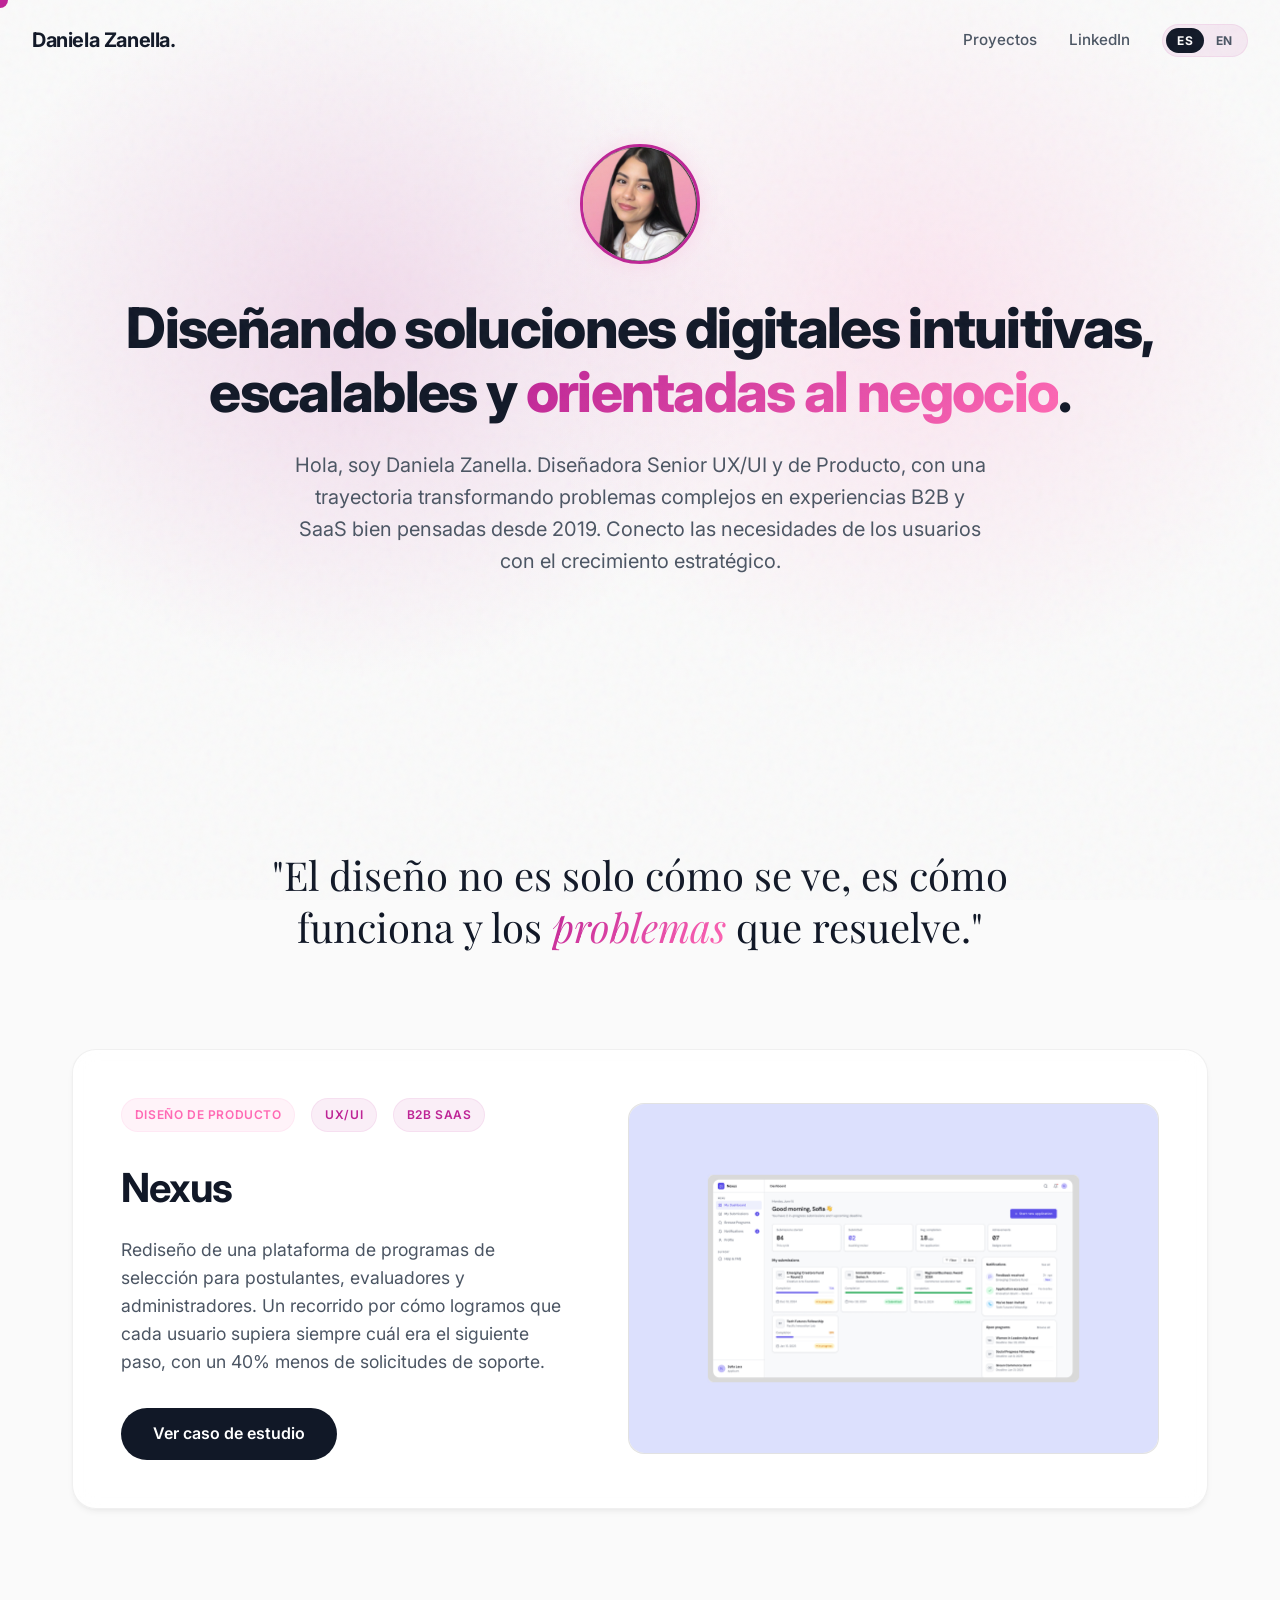
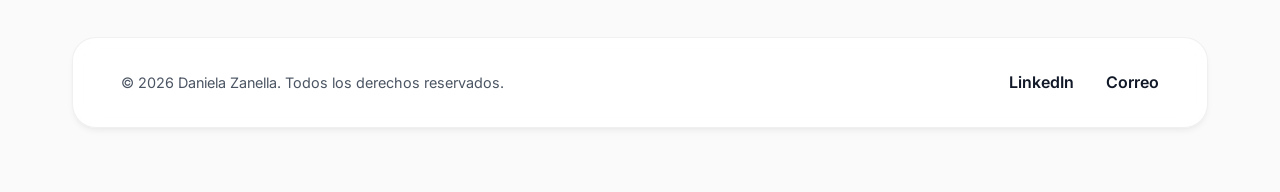
<file: index.html>
<!DOCTYPE html>
<html lang="es">
<head>
    <meta charset="UTF-8">
    <meta name="viewport" content="width=device-width, initial-scale=1.0">
    <title>Daniela Zanella - Diseñadora Senior UX/UI y de Producto</title>
    <meta name="description" content="Portafolio de Daniela Zanella. Diseñadora UX/UI y de Producto que crea soluciones B2B y experiencias intuitivas desde 2019.">

    <!-- Open Graph Meta Tags -->
    <meta property="og:title" content="Daniela Zanella - Senior Product Designer">
    <meta property="og:description" content="Portfolio of Daniela Zanella. UX/UI & Product Designer bridging the gap between user needs and strategic growth.">
    <meta property="og:image" content="https://danizanella.github.io/portfolio/assets/images/home/photo.png">
    <meta property="og:url" content="https://danizanella.github.io/portfolio/">
    <meta property="og:type" content="website">

    <link rel="icon" href="assets/favicon/favicon.ico" sizes="48x48">
    <link rel="icon" type="image/png" sizes="32x32" href="assets/favicon/favicon-32.png">
    <link rel="icon" type="image/png" sizes="192x192" href="assets/favicon/favicon-192.png">
    <link rel="apple-touch-icon" href="assets/favicon/apple-touch-icon.png">
    <link rel="canonical" href="https://danizanella.github.io/portfolio/">
    <link rel="stylesheet" href="css/style.css?v=4">
    <link href="https://fonts.googleapis.com/css2?family=Inter:wght@400;500;600;700;800&family=Playfair+Display:ital,wght@0,400;0,600;1,400&display=swap" rel="stylesheet">
</head>
<body data-title-key="home.meta.title" data-desc-key="home.meta.description">
    <div class="noise-overlay"></div>

    <!-- Navigation -->
    <nav class="navbar" id="navbar">
        <a href="./" class="nav-brand" aria-label="Daniela Zanella"><span class="brand-full">Daniela Zanella.</span><span class="brand-short" aria-hidden="true">DZ.</span></a>
        <div class="nav-links">
            <a href="#work" class="nav-link" data-i18n="nav.work">Proyectos</a>
            <a href="https://www.linkedin.com/in/dazanella/" target="_blank" rel="noopener" class="nav-link">LinkedIn</a>
            <div class="lang-switch" role="group" data-i18n-attr="aria-label:nav.lang" aria-label="Cambiar idioma">
                <button type="button" class="lang-option active" data-lang="es" aria-pressed="true">ES</button>
                <button type="button" class="lang-option" data-lang="en" aria-pressed="false">EN</button>
            </div>
        </div>
    </nav>

    <main>
        <!-- Hero (fondo a todo el ancho) -->
        <section class="hero">
            <div class="hero-inner fade-in">
                <div class="profile-container stagger-1">
                    <img src="assets/images/home/photo.png" data-i18n-attr="alt:home.hero.alt" alt="Daniela Zanella" class="profile-img">
                </div>
                <h1 class="headline fade-in stagger-2" data-i18n-html="home.hero.headline"></h1>
                <p class="hero-subtitle fade-in stagger-3" data-i18n="home.hero.subtitle"></p>
            </div>
        </section>

        <div class="container">

        <!-- Statement Section -->
        <section class="statement fade-in zoom">
            <h2 class="serif-text" data-i18n-html="home.statement"></h2>
        </section>

        <!-- Case Studies -->
        <section class="case-studies" id="work">
            <!-- Project 1: NEXUS -->
            <div class="case-card glass-panel fade-in slide-left">
                <!-- Orden del HTML = orden en móvil: tags, imagen, texto. En escritorio se acomoda en 2 columnas con CSS grid -->
                <div class="tags case-tags">
                    <span class="tag pink" data-i18n="home.nexus.tag1"></span>
                    <span class="tag" data-i18n="home.nexus.tag2"></span>
                    <span class="tag" data-i18n="home.nexus.tag3"></span>
                </div>
                <div class="case-image">
                    <img src="assets/images/home/nexus-cover.png" data-i18n-attr="alt:home.nexus.imgAlt" alt="Dashboard del postulante en Nexus">
                </div>
                <div class="case-content">
                    <h3 data-i18n="home.nexus.title"></h3>
                    <p data-i18n="home.nexus.text"></p>
                    <a href="project-nexus" class="btn-primary" data-i18n="cta.caseStudy"></a>
                </div>
            </div>
        </section>

        <!-- Footer -->
        <footer class="footer fade-in zoom">
            <div class="footer-content glass-panel">
                <p data-i18n="footer.rights"></p>
                <div class="social-links">
                    <a href="https://www.linkedin.com/in/dazanella/" target="_blank" rel="noopener" class="social-link">LinkedIn</a>
                    <a href="mailto:dzanella2898@gmail.com" class="social-link" data-i18n="footer.email"></a>
                </div>
            </div>
        </footer>
        </div>
    </main>

    <!-- Back to top button -->
    <a href="#" class="back-to-top" id="backToTop" data-i18n-attr="aria-label:backToTop" aria-label="Volver arriba">
        <svg xmlns="http://www.w3.org/2000/svg" width="24" height="24" viewBox="0 0 24 24" fill="none" stroke="currentColor" stroke-width="2" stroke-linecap="round" stroke-linejoin="round"><path d="m18 15-6-6-6 6"/></svg>
    </a>

    <!-- Custom Cursor -->
    <div class="custom-cursor" id="customCursor"></div>

    <script src="js/i18n.js?v=4"></script>
    <script src="js/script.js?v=4"></script>
</body>
</html>
</file>
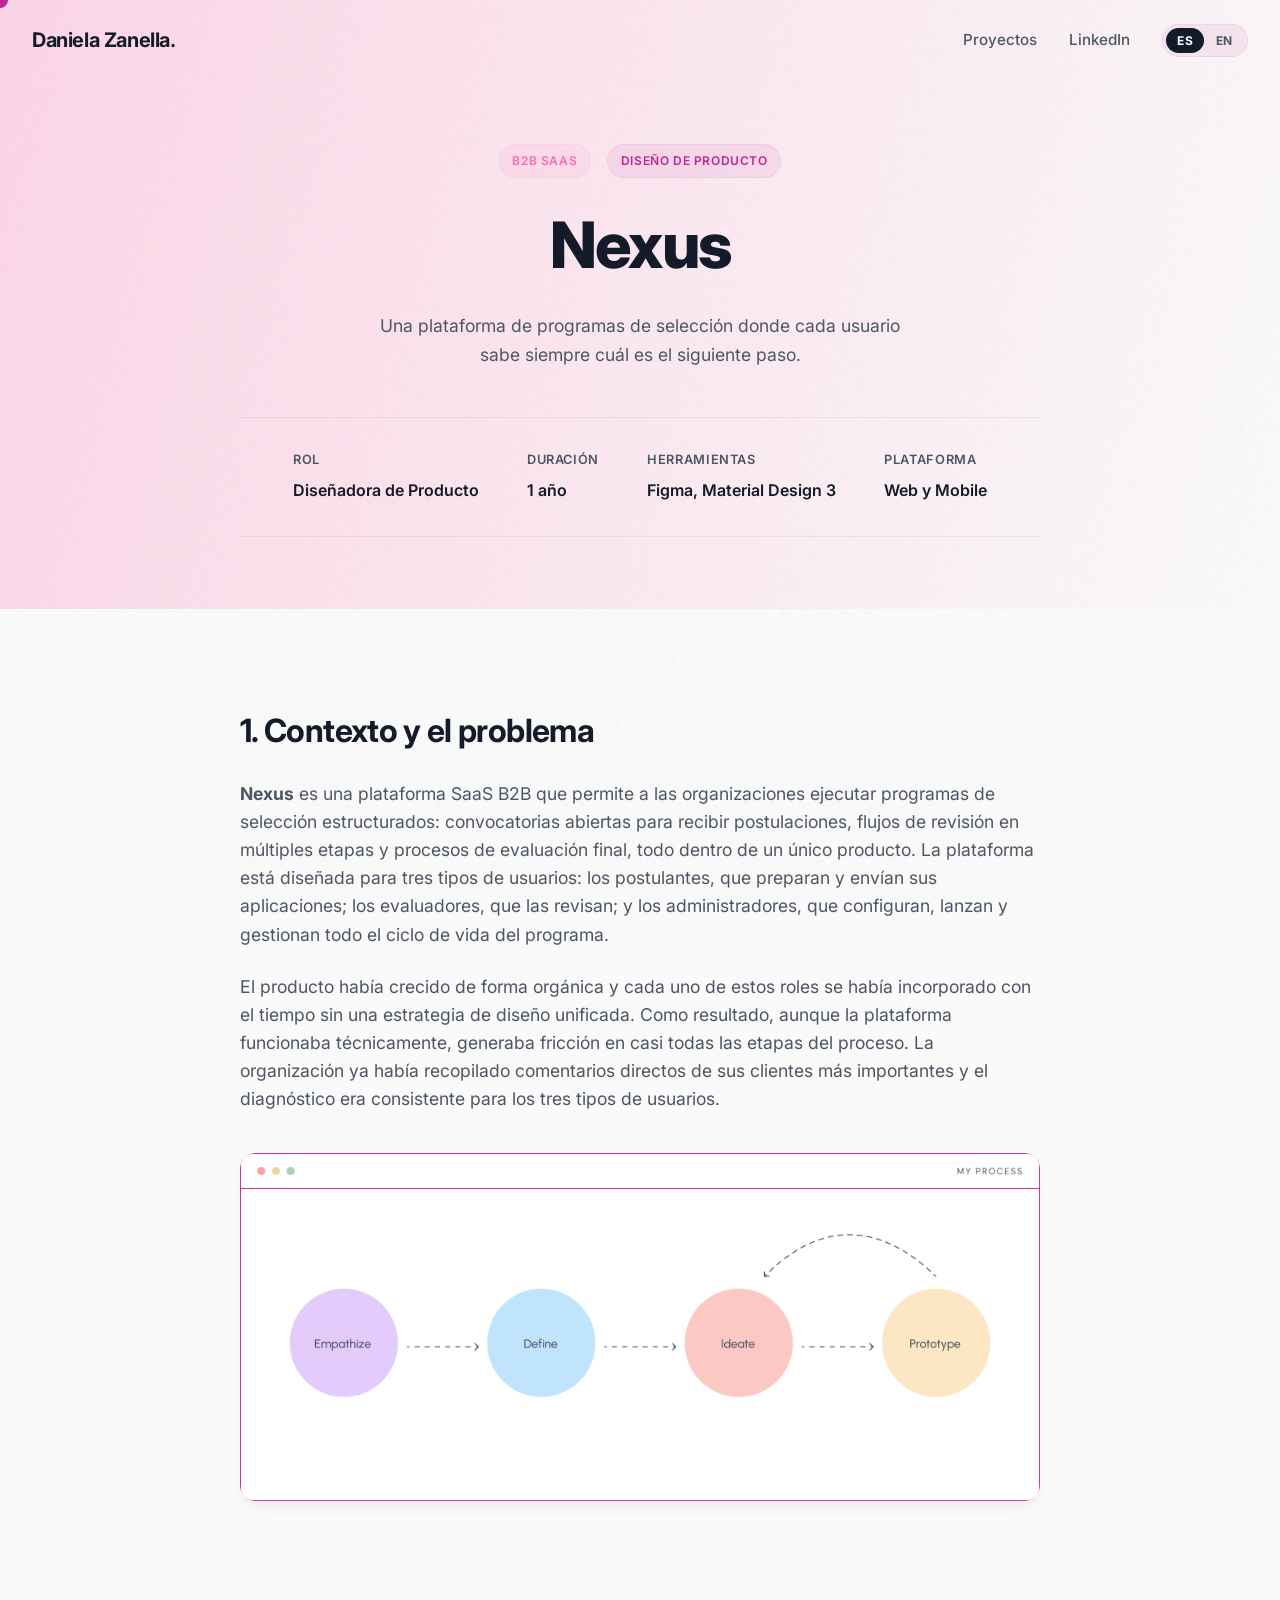
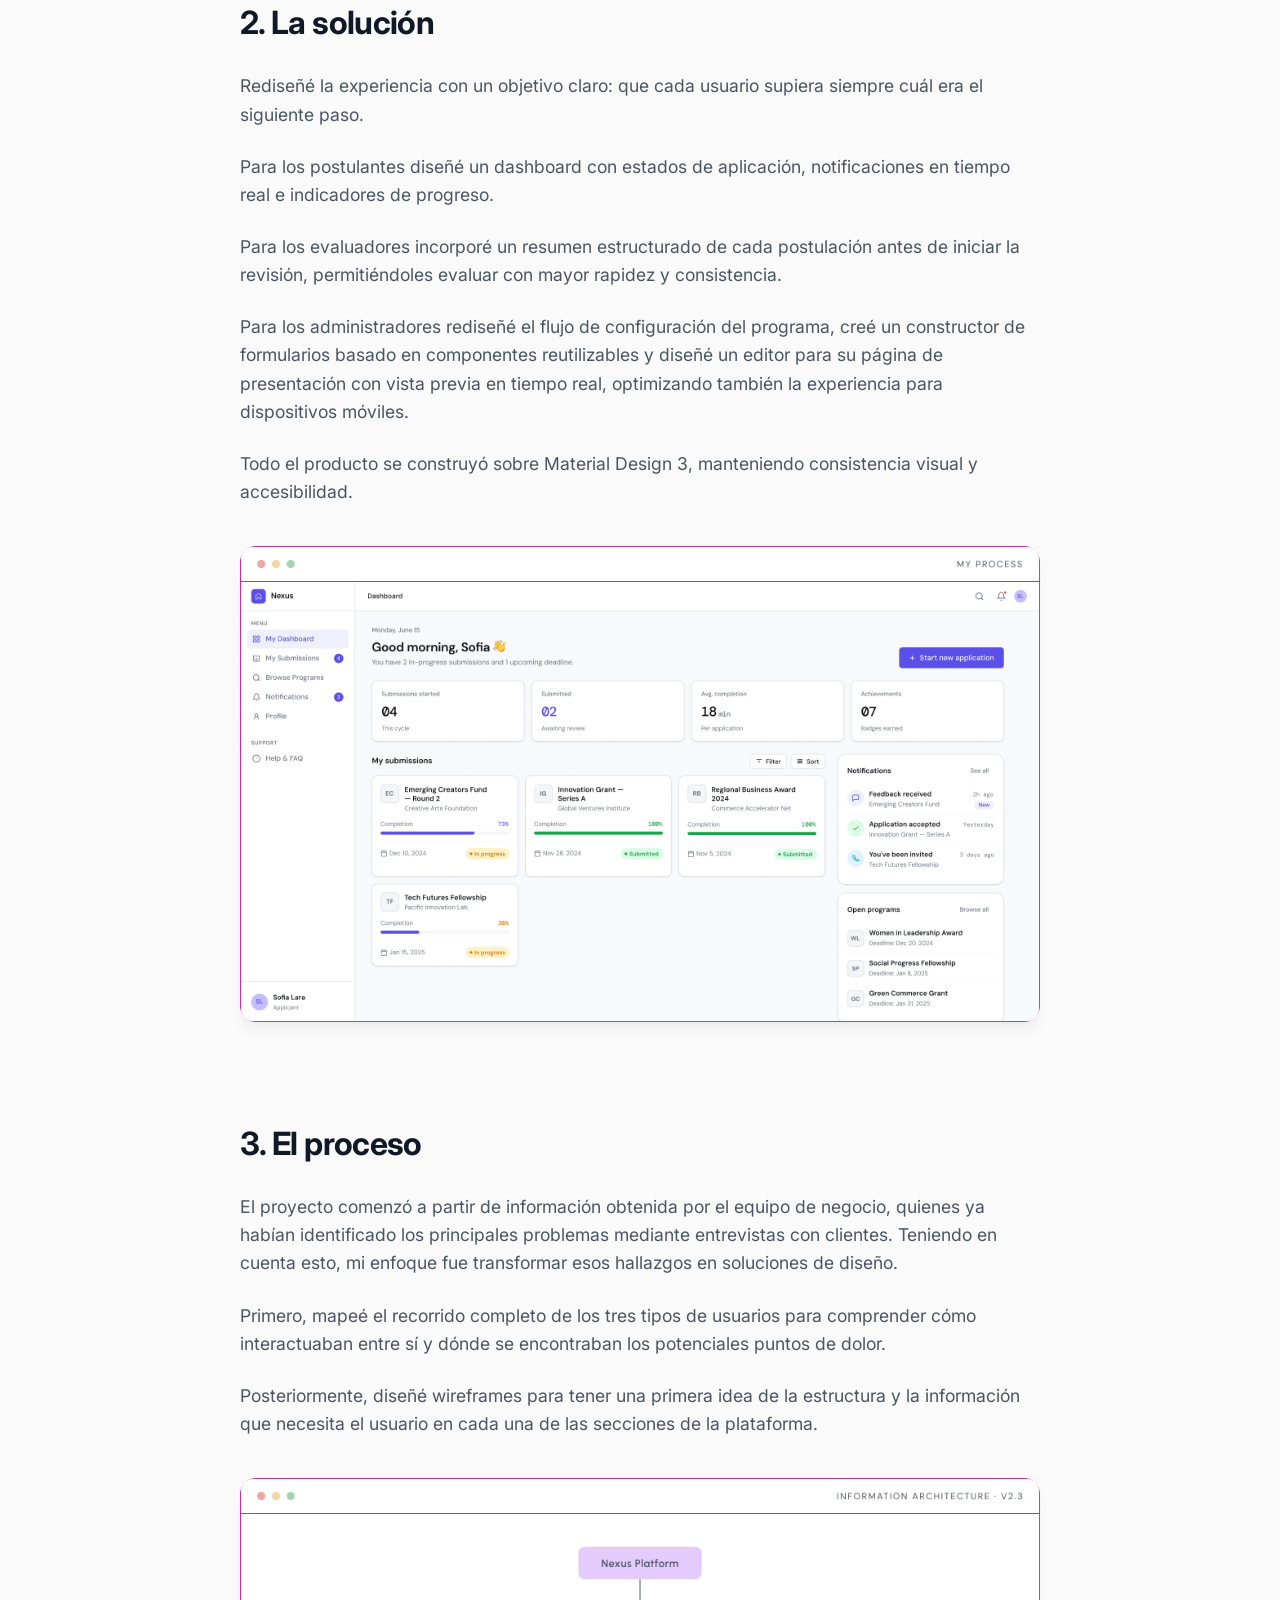
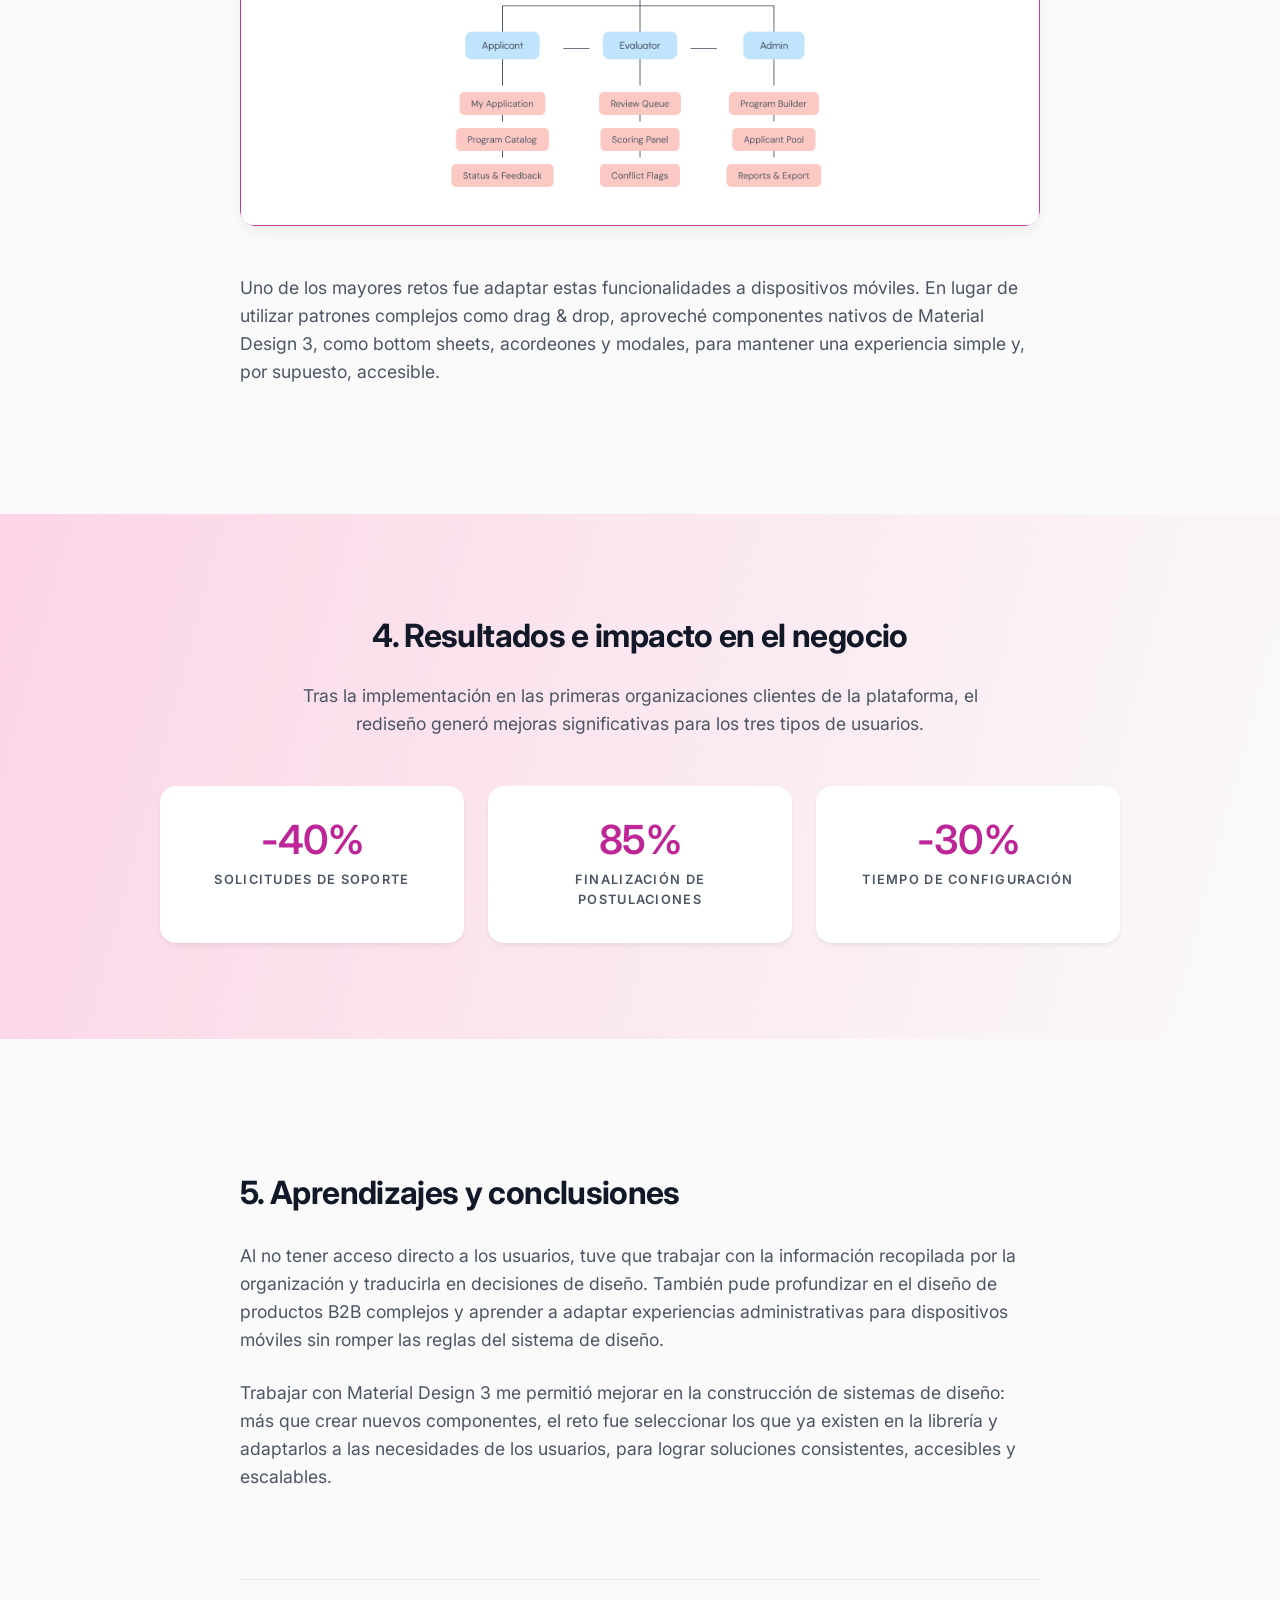
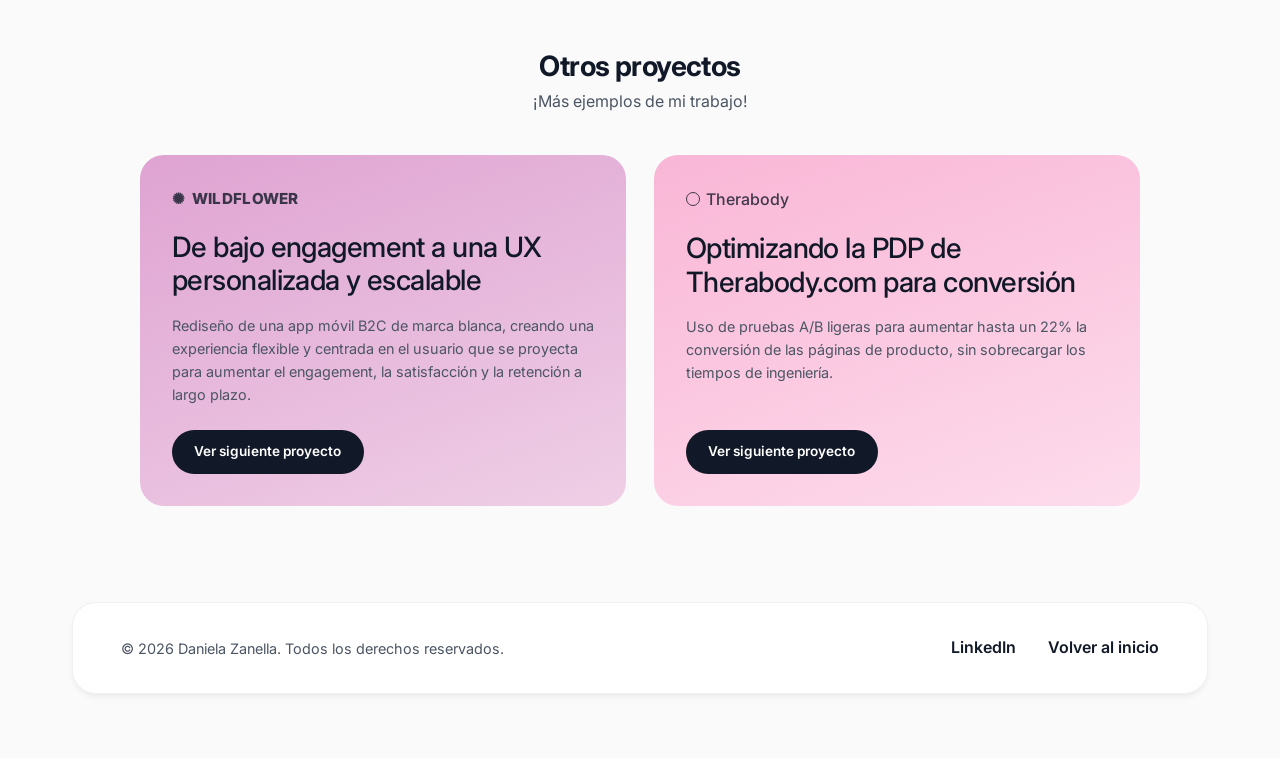
<file: project-nexus.html>
<!DOCTYPE html>
<html lang="es">
<head>
    <meta charset="UTF-8">
    <meta name="viewport" content="width=device-width, initial-scale=1.0">
    <title>Nexus, caso de estudio - Daniela Zanella</title>
    <meta name="description" content="Rediseño de una plataforma B2B de programas de selección para postulantes, evaluadores y administradores.">

    <!-- Open Graph Meta Tags -->
    <meta property="og:title" content="Nexus Case Study - Daniela Zanella">
    <meta property="og:description" content="Redesigning a B2B selection-program platform for applicants, reviewers and administrators.">
    <meta property="og:image" content="https://danizanella.github.io/portfolio/assets/images/nexus/dashboard.png">
    <meta property="og:url" content="https://danizanella.github.io/portfolio/project-nexus">
    <meta property="og:type" content="article">

    <link rel="icon" href="assets/favicon/favicon.ico" sizes="48x48">
    <link rel="icon" type="image/png" sizes="32x32" href="assets/favicon/favicon-32.png">
    <link rel="icon" type="image/png" sizes="192x192" href="assets/favicon/favicon-192.png">
    <link rel="apple-touch-icon" href="assets/favicon/apple-touch-icon.png">
    <link rel="canonical" href="https://danizanella.github.io/portfolio/project-nexus">
    <link rel="stylesheet" href="css/style.css?v=4">
    <link href="https://fonts.googleapis.com/css2?family=Inter:wght@400;500;600;700;800&family=Playfair+Display:ital,wght@0,400;0,600;1,400&display=swap" rel="stylesheet">
</head>
<body data-title-key="nexus.meta.title" data-desc-key="nexus.meta.description">
    <div class="noise-overlay"></div>

    <!-- Navigation -->
    <nav class="navbar" id="navbar">
        <a href="./" class="nav-brand" aria-label="Daniela Zanella"><span class="brand-full">Daniela Zanella.</span><span class="brand-short" aria-hidden="true">DZ.</span></a>
        <div class="nav-links">
            <a href="./#work" class="nav-link" data-i18n="nav.work">Proyectos</a>
            <a href="https://www.linkedin.com/in/dazanella/" target="_blank" rel="noopener" class="nav-link">LinkedIn</a>
            <div class="lang-switch" role="group" data-i18n-attr="aria-label:nav.lang" aria-label="Cambiar idioma">
                <button type="button" class="lang-option active" data-lang="es" aria-pressed="true">ES</button>
                <button type="button" class="lang-option" data-lang="en" aria-pressed="false">EN</button>
            </div>
        </div>
    </nav>

    <main>
        <!-- Project Header (banner con fondo degradado) -->
        <header class="project-hero">
            <div class="project-header">
                <div class="tags fade-in stagger-1">
                    <span class="tag pink" data-i18n="nexus.tag1"></span>
                    <span class="tag" data-i18n="nexus.tag2"></span>
                </div>
                <h1 class="project-title fade-in stagger-2" data-i18n="nexus.title"></h1>
                <p class="hero-subtitle fade-in stagger-3" data-i18n="nexus.subtitle"></p>

                <div class="project-meta fade-in stagger-4">
                    <div class="meta-item">
                        <span class="meta-label" data-i18n="nexus.meta.role"></span>
                        <span class="meta-value" data-i18n="nexus.meta.roleValue"></span>
                    </div>
                    <div class="meta-item">
                        <span class="meta-label" data-i18n="nexus.meta.timeline"></span>
                        <span class="meta-value" data-i18n="nexus.meta.timelineValue"></span>
                    </div>
                    <div class="meta-item">
                        <span class="meta-label" data-i18n="nexus.meta.tools"></span>
                        <span class="meta-value" data-i18n="nexus.meta.toolsValue"></span>
                    </div>
                    <div class="meta-item">
                        <span class="meta-label" data-i18n="nexus.meta.platform"></span>
                        <span class="meta-value" data-i18n="nexus.meta.platformValue"></span>
                    </div>
                </div>
            </div>
        </header>

        <div class="container">
            <!-- 1. Context & The Problem -->
            <section class="project-section fade-in slide-left">
                <h2 data-i18n="nexus.s1.title"></h2>
                <p data-i18n-html="nexus.s1.p1"></p>
                <p data-i18n-html="nexus.s1.p2"></p>
                <figure class="project-figure">
                    <img src="assets/images/nexus/process.png" data-i18n-attr="alt:nexus.img.process.alt" alt="Mi proceso de diseño" loading="lazy">
                </figure>
            </section>

            <!-- 2. The Solution -->
            <section class="project-section fade-in slide-left">
                <h2 data-i18n="nexus.s2.title"></h2>
                <p data-i18n="nexus.s2.p1"></p>
                <p data-i18n="nexus.s2.p2"></p>
                <p data-i18n="nexus.s2.p3"></p>
                <p data-i18n="nexus.s2.p4"></p>
                <p data-i18n="nexus.s2.p5"></p>
                <figure class="project-figure">
                    <img src="assets/images/nexus/dashboard.png" data-i18n-attr="alt:nexus.img.dashboard.alt" alt="Dashboard final del postulante" loading="lazy">
                </figure>
            </section>

            <!-- 3. The Process -->
            <section class="project-section fade-in slide-left">
                <h2 data-i18n="nexus.s3.title"></h2>
                <p data-i18n="nexus.s3.p1"></p>
                <p data-i18n="nexus.s3.p2"></p>
                <p data-i18n="nexus.s3.p3"></p>
                <figure class="project-figure">
                    <img src="assets/images/nexus/information-architecture.png" data-i18n-attr="alt:nexus.img.ia.alt" alt="Arquitectura de información de Nexus" loading="lazy">
                </figure>
                <p data-i18n="nexus.s3.p4"></p>
            </section>
        </div>

        <!-- 4. Results & Business Impact (sección con fondo degradado) -->
        <section class="results-band">
            <div class="results-inner">
                <h2 class="fade-in" data-i18n="nexus.s4.title"></h2>
                <p class="results-intro fade-in stagger-1" data-i18n="nexus.s4.p1"></p>
                <div class="metrics-grid">
                    <div class="metric-card fade-in zoom stagger-1">
                        <div class="metric-number" data-i18n="nexus.s4.m1.value"></div>
                        <div class="metric-label" data-i18n="nexus.s4.m1.label"></div>
                    </div>
                    <div class="metric-card fade-in zoom stagger-2">
                        <div class="metric-number" data-i18n="nexus.s4.m2.value"></div>
                        <div class="metric-label" data-i18n="nexus.s4.m2.label"></div>
                    </div>
                    <div class="metric-card fade-in zoom stagger-3">
                        <div class="metric-number" data-i18n="nexus.s4.m3.value"></div>
                        <div class="metric-label" data-i18n="nexus.s4.m3.label"></div>
                    </div>
                </div>
            </div>
        </section>

        <div class="container">
            <!-- 5. Learnings -->
            <section class="project-section fade-in slide-left learnings">
                <h2 data-i18n="nexus.s5.title"></h2>
                <p data-i18n="nexus.s5.p1"></p>
                <p data-i18n="nexus.s5.p2"></p>
            </section>

            <!-- Other projects (placeholders) -->
            <section class="other-projects fade-in">
                <h2 data-i18n="other.title"></h2>
                <p class="other-subtitle" data-i18n="other.subtitle"></p>

                <div class="other-grid">
                    <article class="other-card other-card--violet">
                        <span class="brand-mark brand-wildflower"><span aria-hidden="true">✺</span> <span data-i18n="other.p1.brand"></span></span>
                        <h3 data-i18n="other.p1.title"></h3>
                        <p data-i18n="other.p1.text"></p>
                        <a href="#" class="btn-primary is-placeholder" data-i18n="cta.nextProject"></a>
                    </article>
                    <article class="other-card other-card--pink">
                        <span class="brand-mark brand-therabody"><span class="brand-ring" aria-hidden="true"></span><span data-i18n="other.p2.brand"></span></span>
                        <h3 data-i18n="other.p2.title"></h3>
                        <p data-i18n="other.p2.text"></p>
                        <a href="#" class="btn-primary is-placeholder" data-i18n="cta.nextProject"></a>
                    </article>
                </div>
            </section>

            <!-- Footer -->
            <footer class="footer fade-in zoom">
                <div class="footer-content glass-panel">
                    <p data-i18n="footer.rights"></p>
                    <div class="social-links">
                        <a href="https://www.linkedin.com/in/dazanella/" target="_blank" rel="noopener" class="social-link">LinkedIn</a>
                        <a href="./" class="social-link" data-i18n="footer.home"></a>
                    </div>
                </div>
            </footer>
        </div>
    </main>

    <!-- Back to top button -->
    <a href="#" class="back-to-top" id="backToTop" data-i18n-attr="aria-label:backToTop" aria-label="Volver arriba">
        <svg xmlns="http://www.w3.org/2000/svg" width="24" height="24" viewBox="0 0 24 24" fill="none" stroke="currentColor" stroke-width="2" stroke-linecap="round" stroke-linejoin="round"><path d="m18 15-6-6-6 6"/></svg>
    </a>

    <!-- Custom Cursor -->
    <div class="custom-cursor" id="customCursor"></div>

    <script src="js/i18n.js?v=4"></script>
    <script src="js/script.js?v=4"></script>
</body>
</html>
</file>
<file: css/style.css>
:root {
    --bg-color: #FAFAFA;
    --text-primary: #111827;
    --text-secondary: #4B5563;
    --accent: #be2596; /* Professional Pink/Magenta */
    --accent-secondary: #FF69B4; /* Lighter Pink */
    --accent-glow: rgba(190, 37, 150, 0.15);
    --pink-glow: rgba(255, 105, 180, 0.15);
    --accent-light: rgba(190, 37, 150, 0.08);
    --pink-light: rgba(255, 105, 180, 0.08);
    --glass-bg: rgba(255, 255, 255, 0.85);
    --glass-border: rgba(0, 0, 0, 0.06);
    --shadow-sm: 0 4px 6px -1px rgba(0, 0, 0, 0.05), 0 2px 4px -1px rgba(0, 0, 0, 0.03);
    --shadow-md: 0 10px 15px -3px rgba(0, 0, 0, 0.05), 0 4px 6px -2px rgba(0, 0, 0, 0.025);
    
    --font-inter: 'Inter', sans-serif;
    --font-serif: 'Playfair Display', serif;
}

* {
    margin: 0;
    padding: 0;
    box-sizing: border-box;
}

body {
    background-color: var(--bg-color);
    color: var(--text-primary);
    font-family: var(--font-inter);
    line-height: 1.6;
    overflow-x: hidden;
    -webkit-font-smoothing: antialiased;
}

/* Subtle noise texture */
.noise-overlay {
    position: fixed;
    top: 0;
    left: 0;
    width: 100%;
    height: 100%;
    pointer-events: none;
    z-index: 9999;
    opacity: 0.04;
    background-image: url('data:image/svg+xml;utf8,%3Csvg viewBox="0 0 200 200" xmlns="http://www.w3.org/2000/svg"%3E%3Cfilter id="noiseFilter"%3E%3CfeTurbulence type="fractalNoise" baseFrequency="0.65" numOctaves="3" stitchTiles="stitch"/%3E%3C/filter%3E%3Crect width="100%25" height="100%25" filter="url(%23noiseFilter)"/%3E%3C/svg%3E');
}

.container {
    max-width: 1200px;
    margin: 0 auto;
    padding: 2rem;
}

/* Navigation */
.navbar {
    gap: 0.75rem;
    position: fixed;
    top: 0;
    left: 0;
    width: 100%;
    padding: 1.5rem 2rem;
    display: flex;
    justify-content: space-between;
    align-items: center;
    z-index: 1000;
    transition: all 0.3s ease;
}

.navbar.scrolled {
    background: var(--glass-bg);
    backdrop-filter: blur(12px);
    -webkit-backdrop-filter: blur(12px);
    border-bottom: 1px solid var(--glass-border);
    box-shadow: var(--shadow-sm);
    padding: 1rem 2rem;
}

.nav-brand {
    font-weight: 700;
    font-size: 1.25rem;
    color: var(--text-primary);
    text-decoration: none;
    letter-spacing: -0.02em;
}

.brand-short {
    display: none;
}

.nav-brand,
.nav-link {
    white-space: nowrap;
}

.nav-links {
    display: flex;
    gap: 2rem;
}

.nav-link {
    color: var(--text-secondary);
    text-decoration: none;
    font-weight: 500;
    font-size: 0.95rem;
    transition: color 0.3s ease;
}

.nav-link:hover {
    color: var(--accent-secondary); /* Hover turns pink */
}

/* Glassmorphism utilities */
.glass-panel {
    background: var(--glass-bg);
    backdrop-filter: blur(12px);
    -webkit-backdrop-filter: blur(12px);
    border: 1px solid var(--glass-border);
    border-radius: 24px;
    padding: 3rem;
    box-shadow: var(--shadow-sm);
}

.highlight {
    background: linear-gradient(135deg, var(--accent), var(--accent-secondary));
    -webkit-background-clip: text;
    -webkit-text-fill-color: transparent;
    font-weight: 800;
}

.highlight-pink {
    color: var(--accent-secondary);
}

.italic-serif {
    font-family: var(--font-serif);
    font-style: italic;
    font-weight: 400;
}

.serif-text {
    font-family: var(--font-serif);
    font-size: 2.5rem;
    line-height: 1.3;
    font-weight: 400;
}

/* Hero (fondo a todo el ancho) */
.hero {
    position: relative;
    overflow: hidden;
    width: 100%;
    padding: 9rem 2rem 6rem;
    isolation: isolate;
}

.hero-inner {
    display: flex;
    flex-direction: column;
    align-items: center;
    text-align: center;
    max-width: 1200px;
    margin: 0 auto;
}

@keyframes breath {
    0% { opacity: 0.7; transform: scale(1); }
    50% { opacity: 1; transform: scale(1.05); }
    100% { opacity: 0.7; transform: scale(1); }
}

/* Glow rosa que cubre todo el ancho de la pantalla, sin bordes visibles */
.hero::before {
    content: '';
    position: absolute;
    inset: 0;
    background: radial-gradient(ellipse 45% 70% at 28% 45%, var(--accent-glow) 0%, transparent 70%),
                radial-gradient(ellipse 45% 70% at 72% 45%, var(--pink-glow) 0%, transparent 70%);
    z-index: -1;
    animation: breath 8s ease-in-out infinite;
}

@keyframes float {
    0% { transform: translateY(0px); }
    50% { transform: translateY(-10px); }
    100% { transform: translateY(0px); }
}

.profile-container {
    width: 120px;
    height: 120px;
    border-radius: 50%;
    overflow: hidden;
    border: 3px solid var(--accent);
    box-shadow: 0 0 20px var(--pink-glow);
    margin-bottom: 2rem;
    background: var(--glass-bg);
    animation: float 6s ease-in-out infinite;
}

.profile-img {
    width: 100%;
    height: 100%;
    object-fit: cover;
}

.headline {
    font-size: 3.5rem;
    font-weight: 800;
    line-height: 1.15;
    letter-spacing: -0.03em;
    margin-bottom: 1.5rem;
    color: var(--text-primary);
}

.hero-subtitle {
    font-size: 1.25rem;
    color: var(--text-secondary);
    max-width: 700px;
    margin-bottom: 3rem;
}

.scroll-indicator {
    margin-top: 2rem;
}

.pill {
    width: 32px;
    height: 56px;
    border: 2px solid rgba(0,0,0,0.1);
    border-radius: 20px;
    display: flex;
    justify-content: center;
    padding-top: 8px;
}

.dot {
    width: 6px;
    height: 6px;
    background: linear-gradient(to bottom, var(--accent), var(--accent-secondary));
    border-radius: 50%;
    animation: scrollAnimation 2s infinite cubic-bezier(0.65, 0, 0.35, 1);
}

@keyframes scrollAnimation {
    0% { transform: translateY(0); opacity: 1; }
    100% { transform: translateY(24px); opacity: 0; }
}

/* Statement */
.statement {
    text-align: center;
    margin: 6rem auto;
    max-width: 800px;
    color: var(--text-primary);
}

/* Case Studies */
.case-studies {
    display: flex;
    flex-direction: column;
    gap: 4rem;
    margin-bottom: 8rem;
}

.case-card {
    display: grid;
    grid-template-columns: 1fr 1.2fr;
    grid-template-rows: auto auto;
    column-gap: 4rem;
    row-gap: 0;
    align-items: center;
    padding: 3rem;
    transition: all 0.5s cubic-bezier(0.165, 0.84, 0.44, 1);
}

.case-card:hover {
    transform: translateY(-8px);
    border-color: rgba(236, 72, 153, 0.4); /* Pink border on hover */
    box-shadow: 0 20px 40px rgba(0,0,0,0.08);
}

.case-tags {
    grid-column: 1;
    grid-row: 1;
    align-self: end;
}

.case-content {
    grid-column: 1;
    grid-row: 2;
    align-self: start;
}

.tags {
    display: flex;
    gap: 1rem;
    margin-bottom: 1.5rem;
    flex-wrap: wrap;
}

.tag {
    font-size: 0.75rem;
    font-weight: 600;
    letter-spacing: 0.05em;
    text-transform: uppercase;
    color: var(--accent);
    border: 1px solid var(--accent-light);
    padding: 0.4rem 0.8rem;
    border-radius: 100px;
    background: var(--accent-light);
}

/* Secondary tag in pink */
.tag.pink {
    color: var(--accent-secondary);
    border: 1px solid var(--pink-light);
    background: var(--pink-light);
}

.case-content h3 {
    font-size: 2.5rem;
    margin-bottom: 1rem;
    color: var(--text-primary);
    font-weight: 700;
    letter-spacing: -0.02em;
}

.case-content p {
    color: var(--text-secondary);
    font-size: 1.1rem;
    margin-bottom: 2rem;
}

.btn-primary {
    display: inline-block;
    padding: 0.8rem 2rem;
    background: var(--text-primary);
    color: #FFFFFF;
    text-decoration: none;
    border-radius: 100px;
    font-weight: 600;
    background-size: 200% auto;
    transition: all 0.4s cubic-bezier(0.165, 0.84, 0.44, 1);
}

.btn-primary:hover {
    background-image: linear-gradient(135deg, var(--accent), var(--accent-secondary), var(--accent));
    background-position: right center;
    color: #FFFFFF;
    transform: translateY(-3px) scale(1.02);
    box-shadow: 0 10px 20px var(--pink-glow);
}

.case-image {
    grid-column: 2;
    grid-row: 1 / span 2;
    align-self: center;
    border-radius: 16px;
    overflow: hidden;
    position: relative;
    background-color: #f0f0f0;
    border: 1px solid var(--glass-border);
}

.case-image img {
    width: 100%;
    height: auto;
    display: block;
    border-radius: 16px;
    transition: transform 0.7s ease;
}

.case-card:hover .case-image img {
    transform: scale(1.03);
}

/* Project Detail Page Styles */
/* Banner inicial con fondo degradado */
.project-hero {
    background: linear-gradient(105deg, #fcd5e6 0%, #fbe6ef 45%, var(--bg-color) 100%);
    padding: 9rem 2rem 4.5rem;
}

/* Misma separación entre el banner y la primera sección que entre secciones */
.project-hero + .container {
    padding-top: 6rem;
}

.project-header {
    text-align: center;
    max-width: 800px;
    margin: 0 auto;
}

.project-header .tags {
    justify-content: center;
    margin-bottom: 1rem;
}

.project-header .hero-subtitle {
    margin: 0 auto;
    font-size: 1.1rem;
    max-width: 560px;
}

.project-title {
    font-size: 4rem;
    font-weight: 800;
    letter-spacing: -0.03em;
    margin-bottom: 1rem;
}

.project-meta {
    display: flex;
    justify-content: center;
    gap: 3rem;
    margin-top: 3rem;
    border-top: 1px solid var(--glass-border);
    border-bottom: 1px solid var(--glass-border);
    padding: 2rem 0;
}

.meta-item {
    display: flex;
    flex-direction: column;
    text-align: left;
}

.meta-label {
    font-size: 0.8rem;
    color: var(--text-secondary);
    text-transform: uppercase;
    letter-spacing: 0.05em;
    font-weight: 600;
    margin-bottom: 0.5rem;
}

.meta-value {
    font-weight: 600;
    color: var(--text-primary);
}

.project-section {
    margin-bottom: 6rem;
    max-width: 800px;
    margin-left: auto;
    margin-right: auto;
}

.project-section h2 {
    font-size: 2rem;
    font-weight: 700;
    margin-bottom: 1.5rem;
    letter-spacing: -0.02em;
}

.project-section h3 {
    font-size: 1.5rem;
    font-weight: 600;
    margin-top: 2.5rem;
    margin-bottom: 1rem;
}

.project-section p {
    color: var(--text-secondary);
    font-size: 1.1rem;
    margin-bottom: 1.5rem;
}

.project-section ul {
    margin-bottom: 1.5rem;
    padding-left: 1.5rem;
    color: var(--text-secondary);
    font-size: 1.1rem;
}

.project-section li {
    margin-bottom: 0.5rem;
}

.project-figure {
    margin: 2.5rem 0 3rem;
}

.project-figure img {
    display: block;
    width: 100%;
    height: auto;
    border-radius: 16px;
    box-shadow: var(--shadow-md);
}

.project-section > .project-figure:last-child {
    margin-bottom: 0;
}

/* Sección de resultados con fondo degradado */
.results-band {
    background: linear-gradient(105deg, #fcd5e6 0%, #fbe6ef 45%, var(--bg-color) 100%);
    padding: 6rem 2rem;
    margin-bottom: 6rem;
}

.results-inner {
    max-width: 960px;
    margin: 0 auto;
    text-align: center;
}

.results-inner h2 {
    font-size: 2rem;
    font-weight: 700;
    letter-spacing: -0.02em;
    margin-bottom: 1.25rem;
}

.results-intro {
    color: var(--text-secondary);
    font-size: 1.1rem;
    max-width: 720px;
    margin: 0 auto 3rem;
}

.metrics-grid {
    display: grid;
    grid-template-columns: repeat(3, 1fr);
    gap: 1.5rem;
}

.metric-card {
    background: #FFFFFF;
    border-radius: 16px;
    padding: 2rem 1.5rem;
    text-align: center;
    box-shadow: var(--shadow-sm);
}

.metric-number {
    font-size: 2.5rem;
    font-weight: 600;
    color: var(--accent);
    line-height: 1.1;
    letter-spacing: -0.02em;
    margin-bottom: 0.5rem;
}

.metric-label {
    font-size: 0.8rem;
    font-weight: 600;
    color: var(--text-secondary);
    text-transform: uppercase;
    letter-spacing: 0.1em;
}

.project-section.learnings {
    margin-bottom: 4rem;
    padding-bottom: 4rem;
    border-bottom: 1px solid var(--glass-border);
}

/* Otros proyectos */
.other-projects {
    text-align: center;
    margin-bottom: 6rem;
}

.other-projects h2 {
    font-size: 1.75rem;
    font-weight: 700;
    letter-spacing: -0.02em;
}

.other-subtitle {
    color: var(--text-secondary);
    margin-bottom: 2.5rem;
}

.other-grid {
    display: grid;
    grid-template-columns: repeat(2, 1fr);
    gap: 1.75rem;
    max-width: 1000px;
    margin: 0 auto;
    align-items: stretch;
}

.other-card {
    display: flex;
    flex-direction: column;
    align-items: flex-start;
    text-align: left;
    padding: 2rem;
    border-radius: 24px;
    transition: transform 0.4s cubic-bezier(0.165, 0.84, 0.44, 1), box-shadow 0.4s ease;
}

.other-card:hover {
    transform: translateY(-6px);
    box-shadow: 0 20px 40px rgba(190, 37, 150, 0.15);
}

.other-card--violet {
    background: linear-gradient(160deg, #dfa3d2 0%, #efcfe6 100%);
}

.other-card--pink {
    background: linear-gradient(160deg, #f9b6d6 0%, #fddcec 100%);
}

.brand-mark {
    display: inline-flex;
    align-items: center;
    gap: 0.4rem;
    color: var(--text-primary);
    margin-bottom: 1.25rem;
    opacity: 0.8;
}

.brand-wildflower {
    font-weight: 800;
    font-size: 0.95rem;
    letter-spacing: 0.02em;
}

.brand-therabody {
    font-weight: 500;
    font-size: 1rem;
}

.brand-ring {
    width: 14px;
    height: 14px;
    border: 1.5px solid currentColor;
    border-radius: 50%;
}

.other-card h3 {
    font-size: 1.75rem;
    font-weight: 500;
    line-height: 1.2;
    letter-spacing: -0.02em;
    color: var(--text-primary);
    margin-bottom: 1rem;
}

.other-card p {
    color: var(--text-secondary);
    font-size: 0.9rem;
    margin-bottom: 1.5rem;
}

.other-card .btn-primary {
    margin-top: auto;
    padding: 0.7rem 1.4rem;
    font-size: 0.85rem;
}

/* Selector de idioma */
.nav-links {
    align-items: center;
}

.lang-switch {
    display: inline-flex;
    padding: 3px;
    border-radius: 100px;
    background: var(--accent-light);
    border: 1px solid var(--accent-light);
}

.lang-option {
    font-family: inherit;
    font-size: 0.75rem;
    font-weight: 700;
    letter-spacing: 0.05em;
    color: var(--text-secondary);
    background: transparent;
    border: none;
    border-radius: 100px;
    padding: 0.3rem 0.7rem;
    cursor: pointer;
    transition: all 0.3s ease;
}

.lang-option:hover {
    color: var(--accent);
}

.lang-option.active {
    background: var(--text-primary);
    color: #FFFFFF;
}

.lang-option:focus-visible {
    outline: 2px solid var(--accent);
    outline-offset: 2px;
}

/* Back to top button */
.back-to-top {
    position: fixed;
    bottom: 2rem;
    right: 2rem;
    width: 50px;
    height: 50px;
    background: var(--glass-bg);
    border: 1px solid var(--glass-border);
    border-radius: 50%;
    display: flex;
    justify-content: center;
    align-items: center;
    color: var(--text-primary);
    text-decoration: none;
    box-shadow: var(--shadow-md);
    opacity: 0;
    visibility: hidden;
    transition: all 0.3s ease;
    z-index: 999;
}

.back-to-top.visible {
    opacity: 1;
    visibility: visible;
}

.back-to-top:hover {
    background: linear-gradient(135deg, var(--accent), var(--accent-secondary));
    color: #fff;
    transform: translateY(-3px);
    border: none;
}

/* Footer */
.footer {
    padding-bottom: 2rem;
}

.footer-content {
    display: flex;
    justify-content: space-between;
    align-items: center;
    padding: 2rem 3rem;
}

.footer-content p {
    color: var(--text-secondary);
    font-size: 0.9rem;
}

.social-links {
    display: flex;
    gap: 2rem;
}

.social-link {
    color: var(--text-primary);
    text-decoration: none;
    font-weight: 600;
    transition: color 0.3s ease;
}

.social-link:hover {
    color: var(--accent-secondary);
}

/* Animations */
.fade-in {
    opacity: 0;
    transform: translateY(30px);
    transition: opacity 0.8s cubic-bezier(0.165, 0.84, 0.44, 1), transform 0.8s cubic-bezier(0.165, 0.84, 0.44, 1);
}

.fade-in.slide-left {
    transform: translateX(-50px);
}

.fade-in.slide-right {
    transform: translateX(50px);
}

.fade-in.zoom {
    transform: scale(0.95);
}

.fade-in.visible {
    opacity: 1;
    transform: translate(0) scale(1);
}

.stagger-1 { transition-delay: 0.1s; }
.stagger-2 { transition-delay: 0.2s; }
.stagger-3 { transition-delay: 0.3s; }
.stagger-4 { transition-delay: 0.4s; }

/* In viewport, the stagger applies to visibility */
.fade-in.visible.stagger-1 { transition-delay: 0.1s; }
.fade-in.visible.stagger-2 { transition-delay: 0.2s; }
.fade-in.visible.stagger-3 { transition-delay: 0.3s; }
.fade-in.visible.stagger-4 { transition-delay: 0.4s; }

/* Responsive constraints */
@media (max-width: 992px) {
    .headline {
        font-size: 2.75rem;
    }
    
    .serif-text {
        font-size: 2rem;
    }
    
    /* Card en móvil/tablet: una columna, en el orden del HTML (tags -> imagen -> texto) */
    .case-card {
        grid-template-columns: 1fr;
        grid-template-rows: none;
        align-items: stretch;
    }

    .case-tags,
    .case-image,
    .case-content {
        grid-column: 1;
        grid-row: auto;
        align-self: stretch;
    }

    .case-tags {
        margin-bottom: 1.5rem;
    }

    .case-image {
        margin-bottom: 1.75rem;
    }

    .case-content .btn-primary {
        align-self: flex-start;
    }

    .project-meta {
        /* Use a 2x2 grid instead of a single column for better space usage on tablets */
        display: grid;
        grid-template-columns: 1fr 1fr;
        gap: 1.5rem;
        text-align: left;
    }
    
    .meta-item {
        text-align: left;
    }

    .project-title {
        font-size: 3rem;
    }

    .metric-number {
        font-size: 2rem;
    }
}

@media (max-width: 768px) {
    .container {
        padding: 1rem;
    }
    
    .glass-panel {
        /* Reduce heavy padding on small screens */
        padding: 1.5rem;
        border-radius: 16px;
    }
    
    .hero {
        padding: 6.5rem 1rem 3rem;
    }

    .headline {
        font-size: 2.25rem;
    }

    .hero-subtitle {
        font-size: 1.1rem;
        margin-bottom: 2rem;
    }

    .footer-content {
        flex-direction: column;
        gap: 1.5rem;
        text-align: center;
    }
    
    .navbar {
        padding: 1rem;
    }

    .nav-brand {
        font-size: 1.1rem;
    }

    .nav-links {
        gap: 0.9rem;
    }

    .brand-full {
        display: none;
    }

    .brand-short {
        display: inline;
    }

    .nav-link {
        font-size: 0.85rem;
    }

    .statement {
        margin: 4rem auto;
    }

    .serif-text {
        font-size: 1.5rem;
    }

    .case-content h3 {
        font-size: 2rem;
    }

    .project-title {
        font-size: 2.5rem;
    }

    .project-meta {
        /* Back to single column for very small phones, but left aligned */
        grid-template-columns: 1fr;
        gap: 1.2rem;
        padding: 1.5rem 0;
    }

    .metrics-grid {
        grid-template-columns: 1fr;
        gap: 1.5rem;
    }

    .project-hero {
        padding: 7rem 1rem 3rem;
    }

    .results-band {
        padding: 4rem 1rem;
        margin-bottom: 4rem;
    }

    .other-grid {
        grid-template-columns: 1fr;
    }

    .other-card h3 {
        font-size: 1.5rem;
    }

    .back-to-top {
        bottom: 1.5rem;
        right: 1.5rem;
        width: 45px;
        height: 45px;
    }
}

/* Custom Cursor */
@media (pointer: fine) {
    body, a, button, .case-card, .btn-primary, .lang-option {
        cursor: none;
    }

    .custom-cursor {
        position: fixed;
        top: 0;
        left: 0;
        width: 16px;
        height: 16px;
        background-color: var(--accent);
        border-radius: 50%;
        pointer-events: none;
        z-index: 9999;
        transform: translate(-50%, -50%);
        transition: width 0.3s cubic-bezier(0.165, 0.84, 0.44, 1), 
                    height 0.3s cubic-bezier(0.165, 0.84, 0.44, 1),
                    background-color 0.3s ease,
                    opacity 0.3s ease;
    }

    .custom-cursor.expand {
        width: 60px;
        height: 60px;
        background-color: var(--accent-secondary);
        opacity: 0.3;
    }
}
</file>
